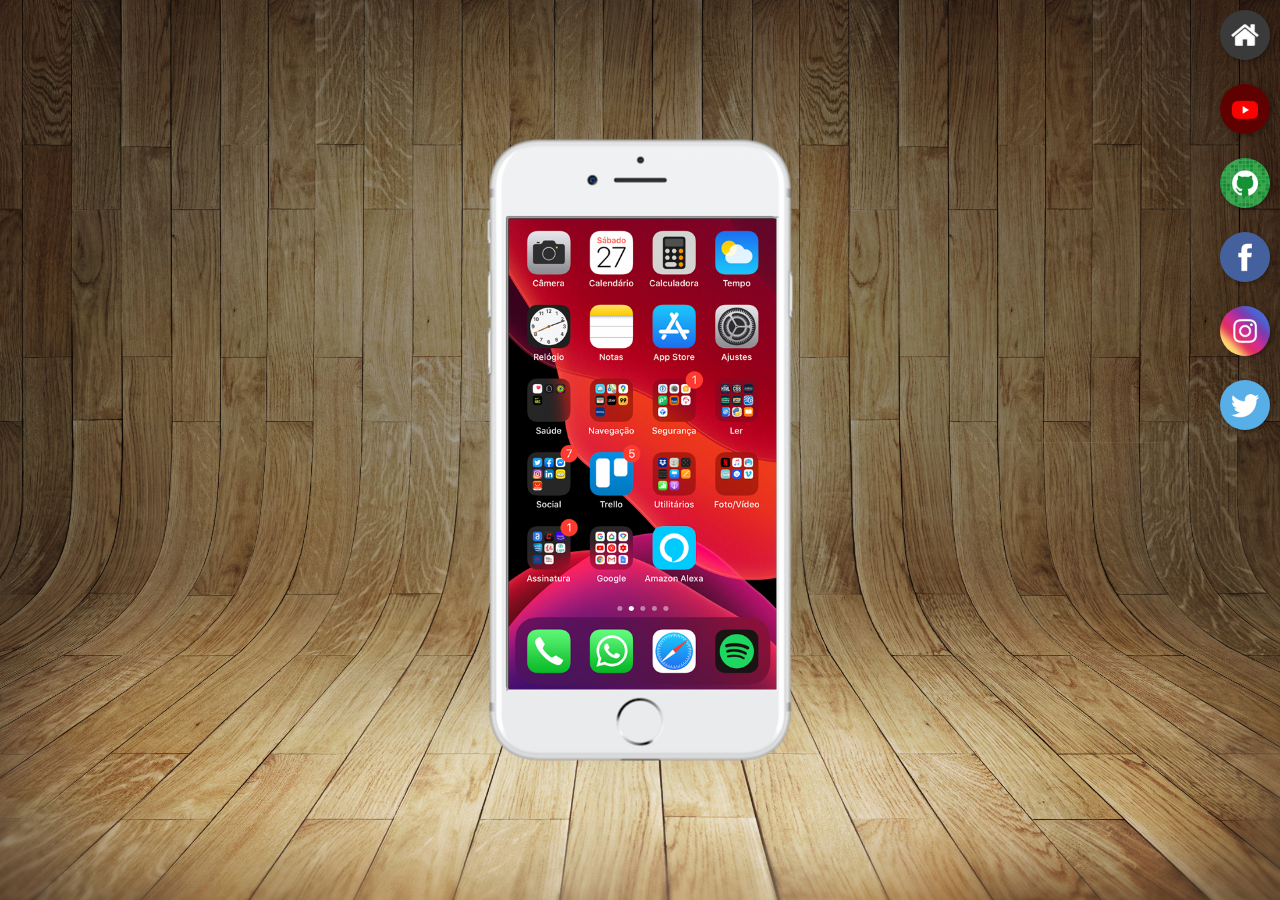
<file: index.html>
<!DOCTYPE html>
<html lang="pt-br">
<head>
    <meta charset="UTF-8">
    <meta name="viewport" content="width=device-width, initial-scale=1.0">
    <title>Projetos Redes Sociais</title>
    <link rel="shortcut icon" href="favicon.ico" type="image/x-icon">
    <link rel="stylesheet" href="estilos/style.css">
</head>
<body>
    <main>
        <section id="telefone">
            <iframe src="home.html" name="tela" id="tela">
                Seu navegador não e compativel com isso.
            </iframe>

        </section>
        <section id="redes-sociais">
            <a href="home.html" target="tela"><img src="imagens/logo-home.jpg" alt=""></a><br>
            <a href="youtube.html" target="tela"><img src="imagens/logo-youtube.jpg" alt=""></a><br>
            <a href="GITHUB.HTML" target="tela"><img src="imagens/logo-github.jpg" alt=""></a><br>
            <a href="#" target="tela"><img src="imagens/logo-facebook.jpg" alt=""><alt=""></a><br>
            <a href="#" target="tela"><img src="imagens/logo-instagram.jpg" alt=""></a><br>
            <a href="#" target="tela"><img src="imagens/logo-twitter.jpg" alt=""></a><br>

        </section>
    </main>
    
</body>
</html>
</file>
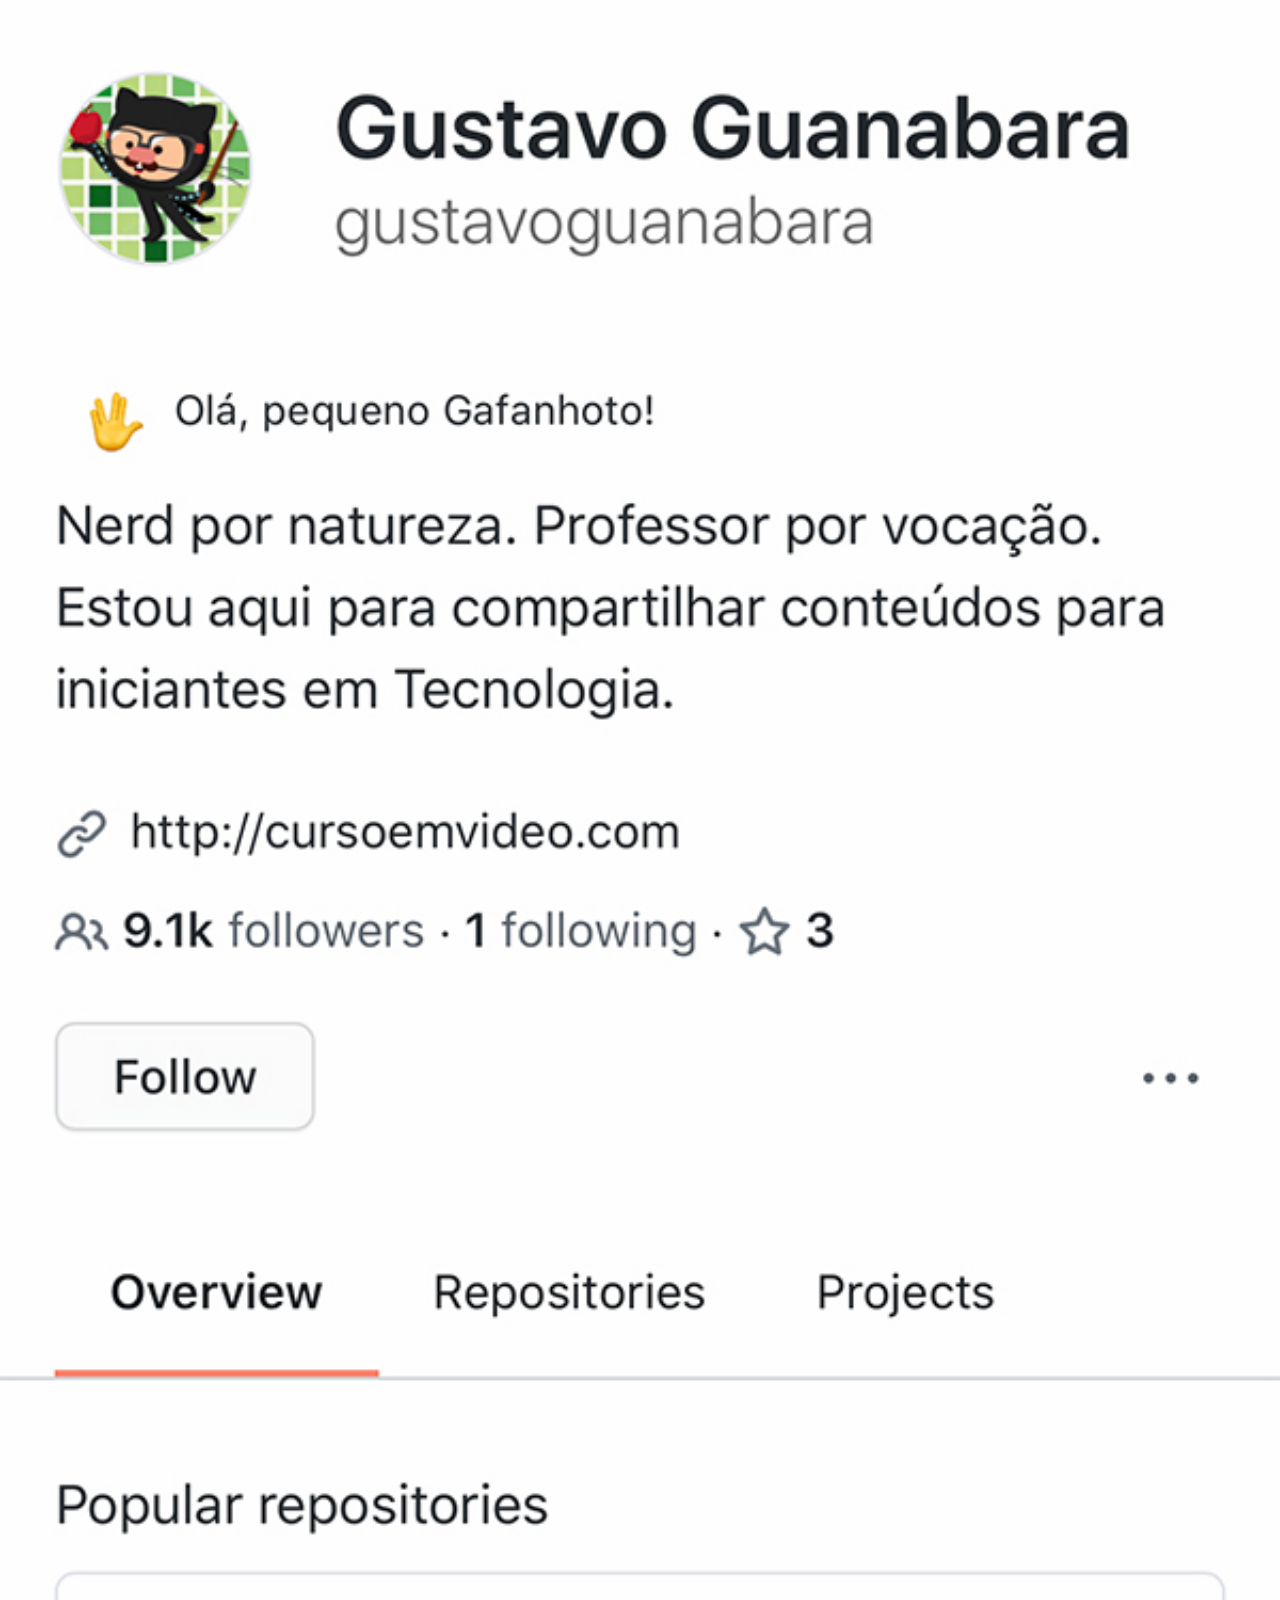
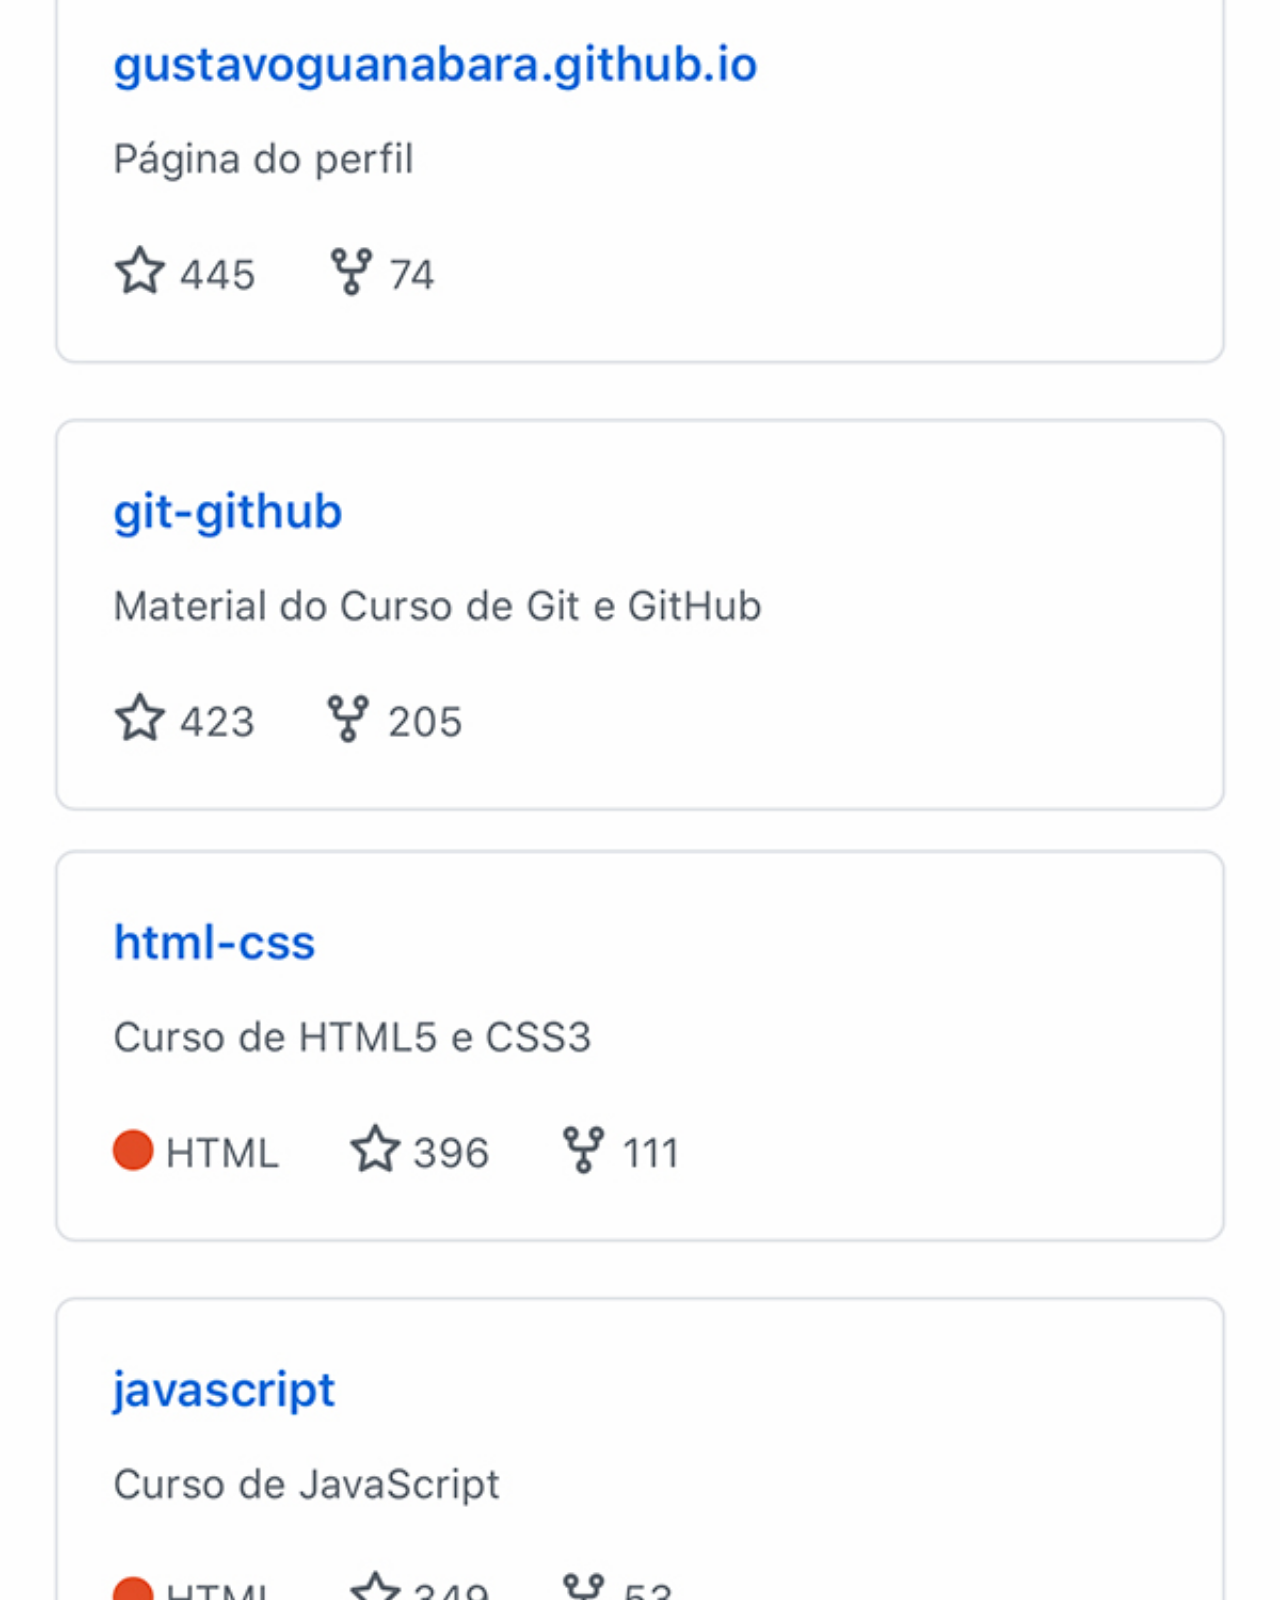
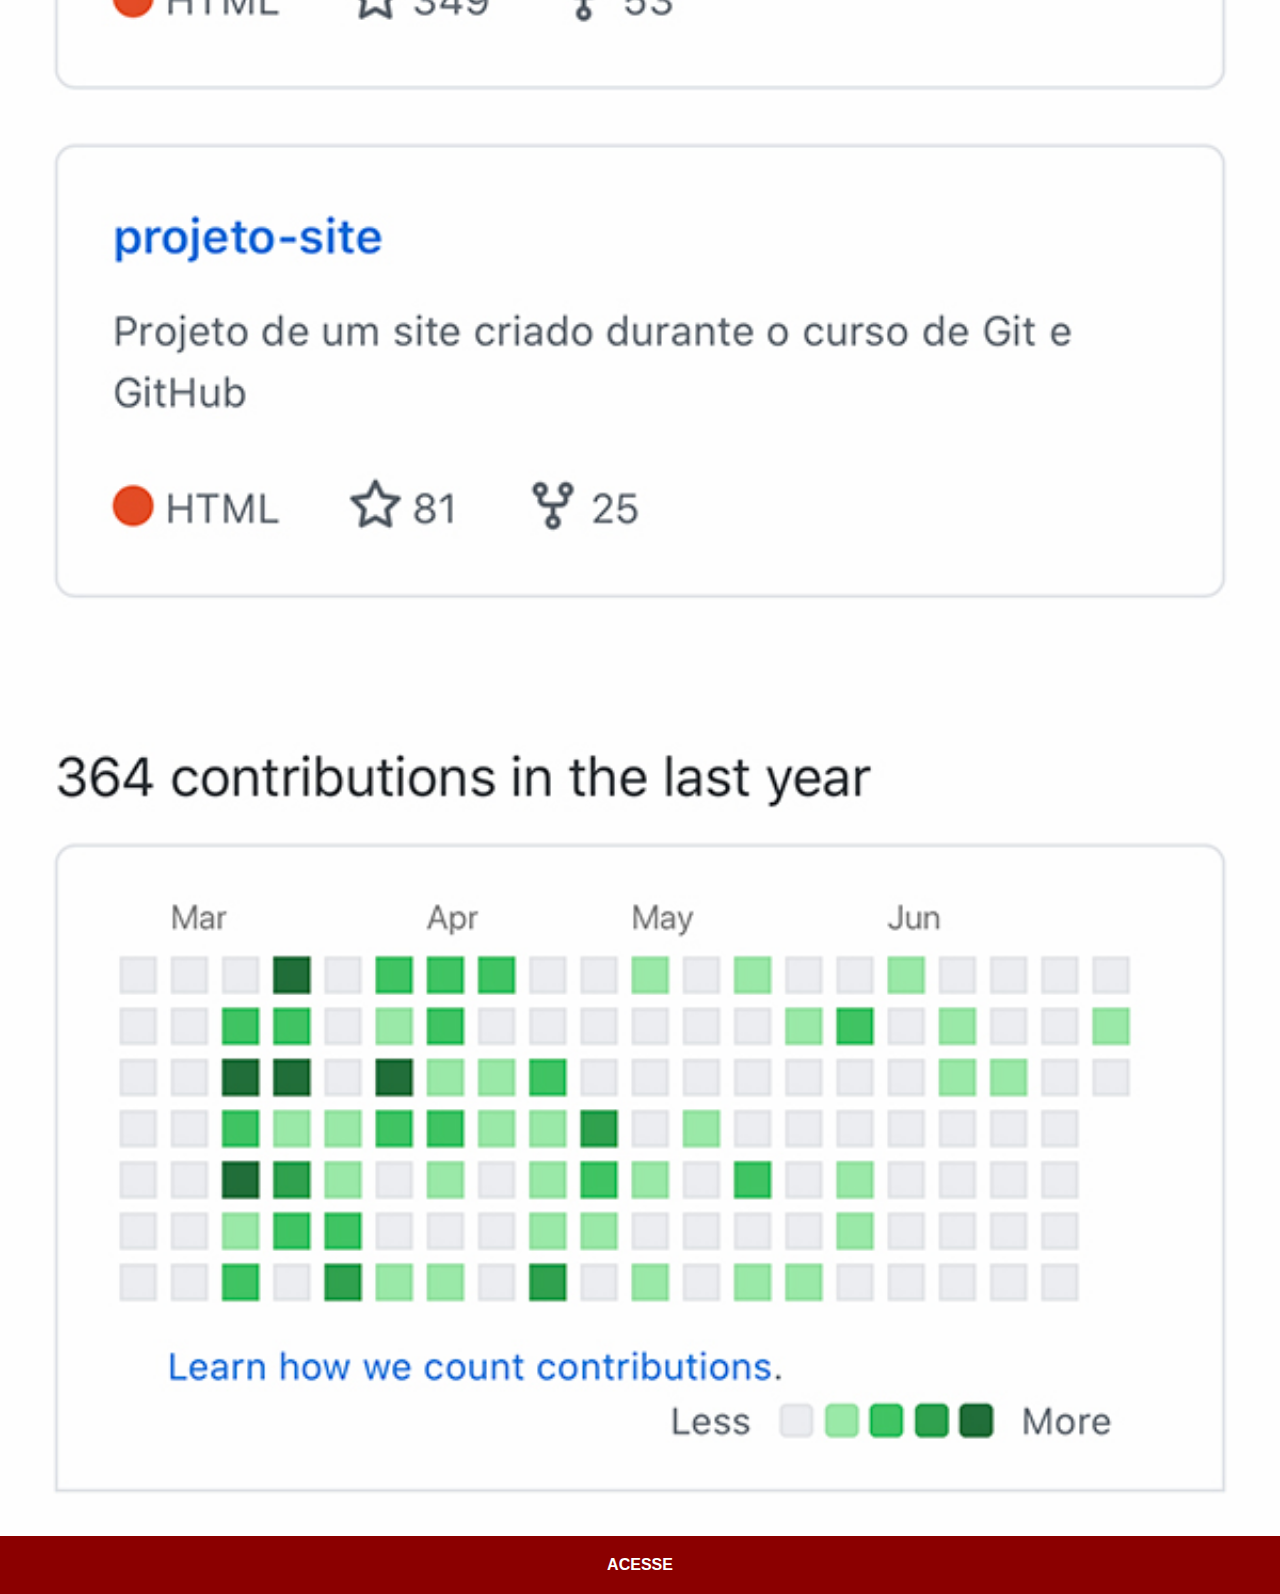
<file: GITHUB.HTML>
<!DOCTYPE html>
<html lang="PT-BR">
<head>
    <meta charset="UTF-8">
    <meta name="viewport" content="width=device-width, initial-scale=1.0">
    <title>Github</title>
    <link rel="stylesheet" href="estilos/social.css">
</head>
<body>
    <img src="imagens/tela-github.jpg" alt="Github">
    <a href="https://github.com/RicardoZimbrao" target="_blank">ACESSE</a>
    
</body>
</html>
</file>
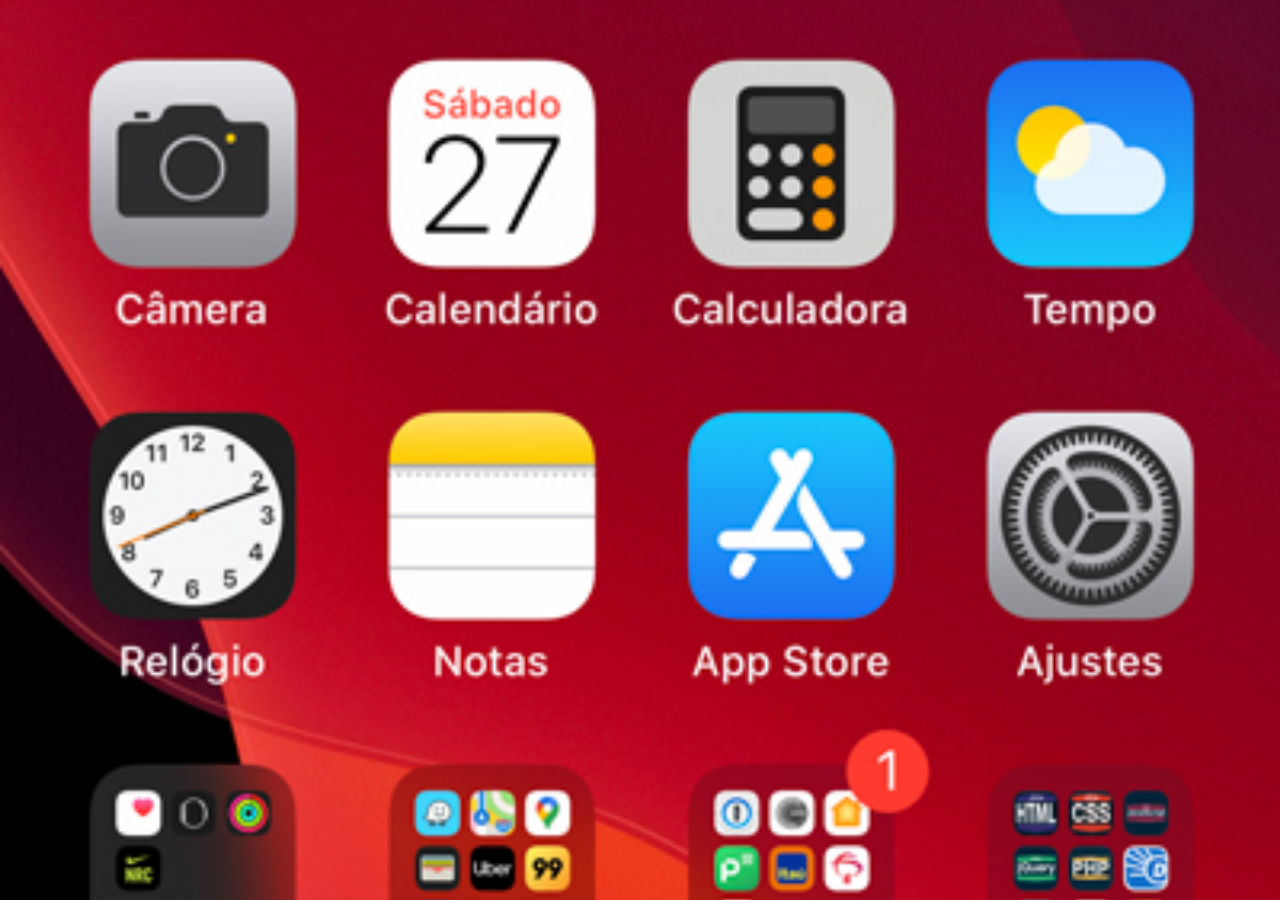
<file: home.html>
<!DOCTYPE html>
<html lang="pt-br">
<head>
    <meta charset="UTF-8">
    <meta name="viewport" content="width=device-width, initial-scale=1.0">
    <title>Home</title>
</head>

<style>
        *{
            margin: 0px;
            padding: opx;
        }

        body {
            width: 100vw;
            height: 100vh;
            background: black url('imagens/tela-home.jpg') no-repeat top center;
            background-size: cover;
            
        }
    </style>
<body>
    
</body>
</html>
</file>
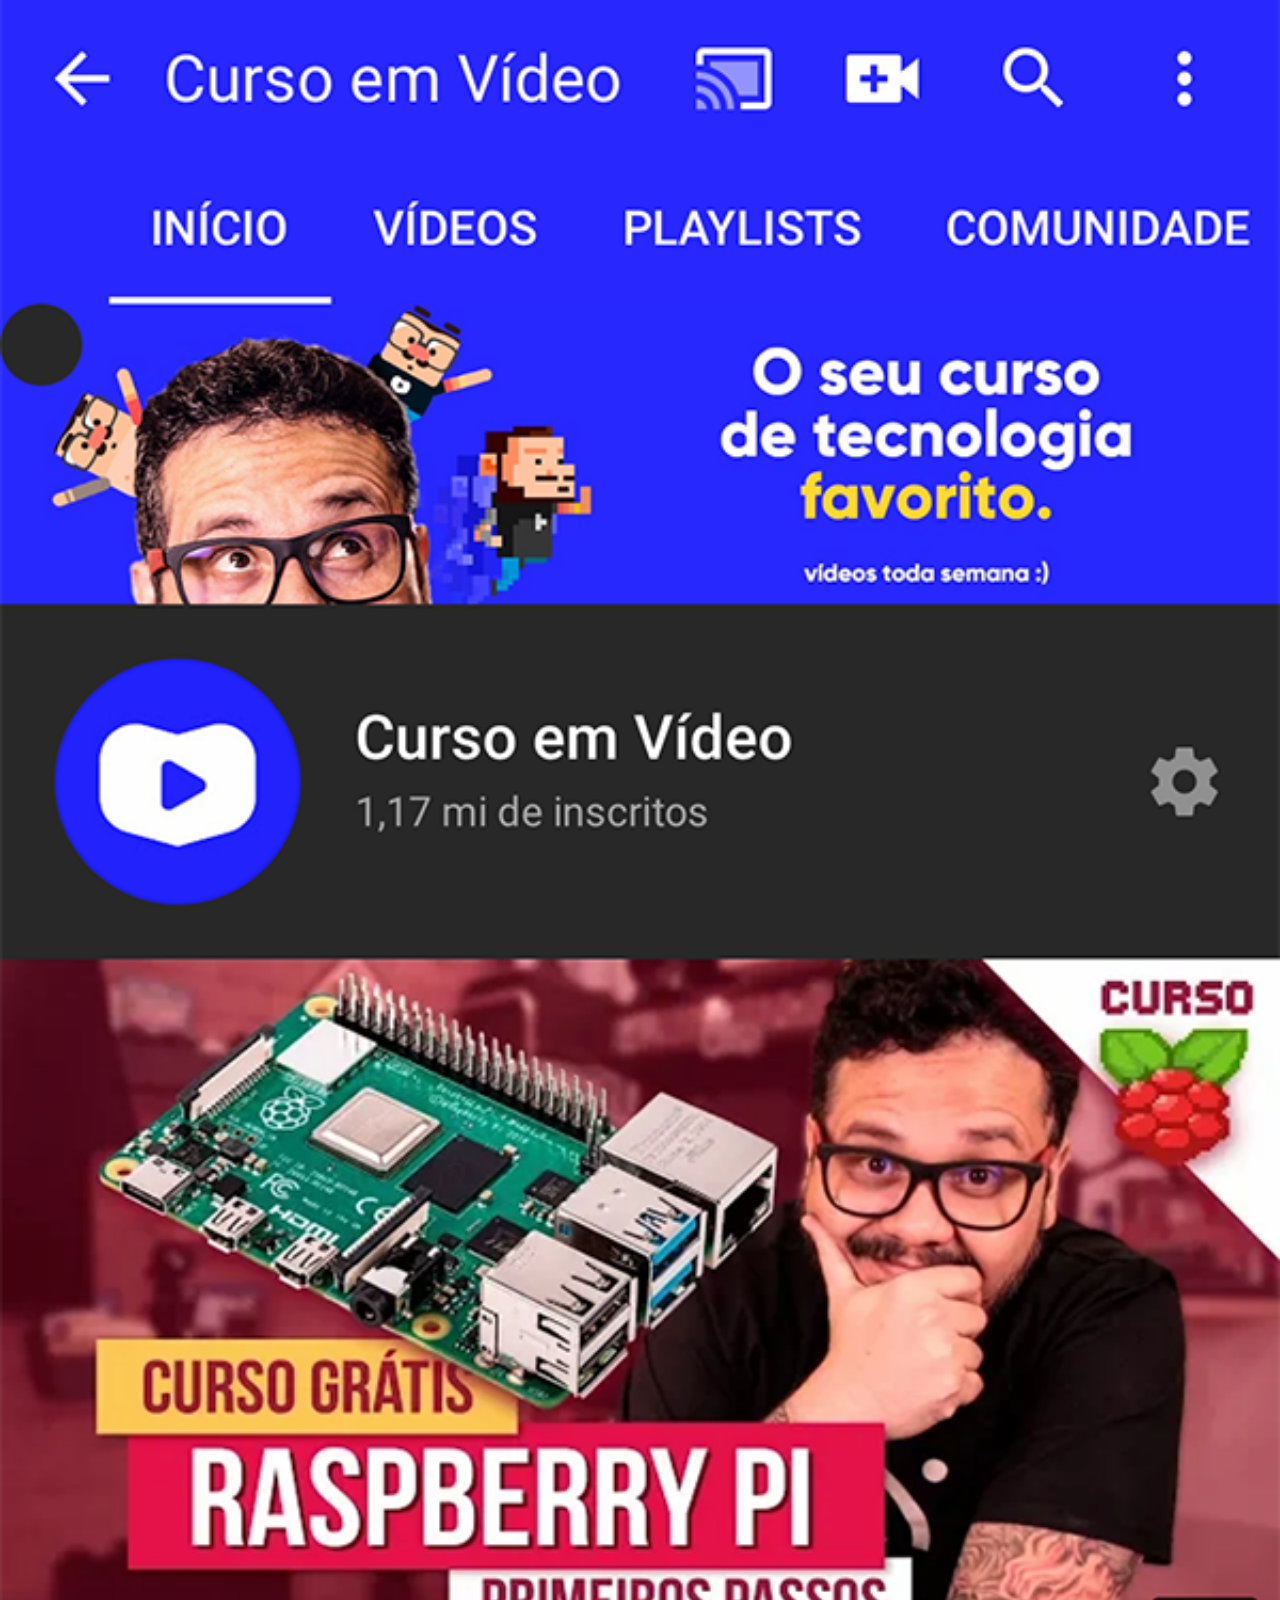
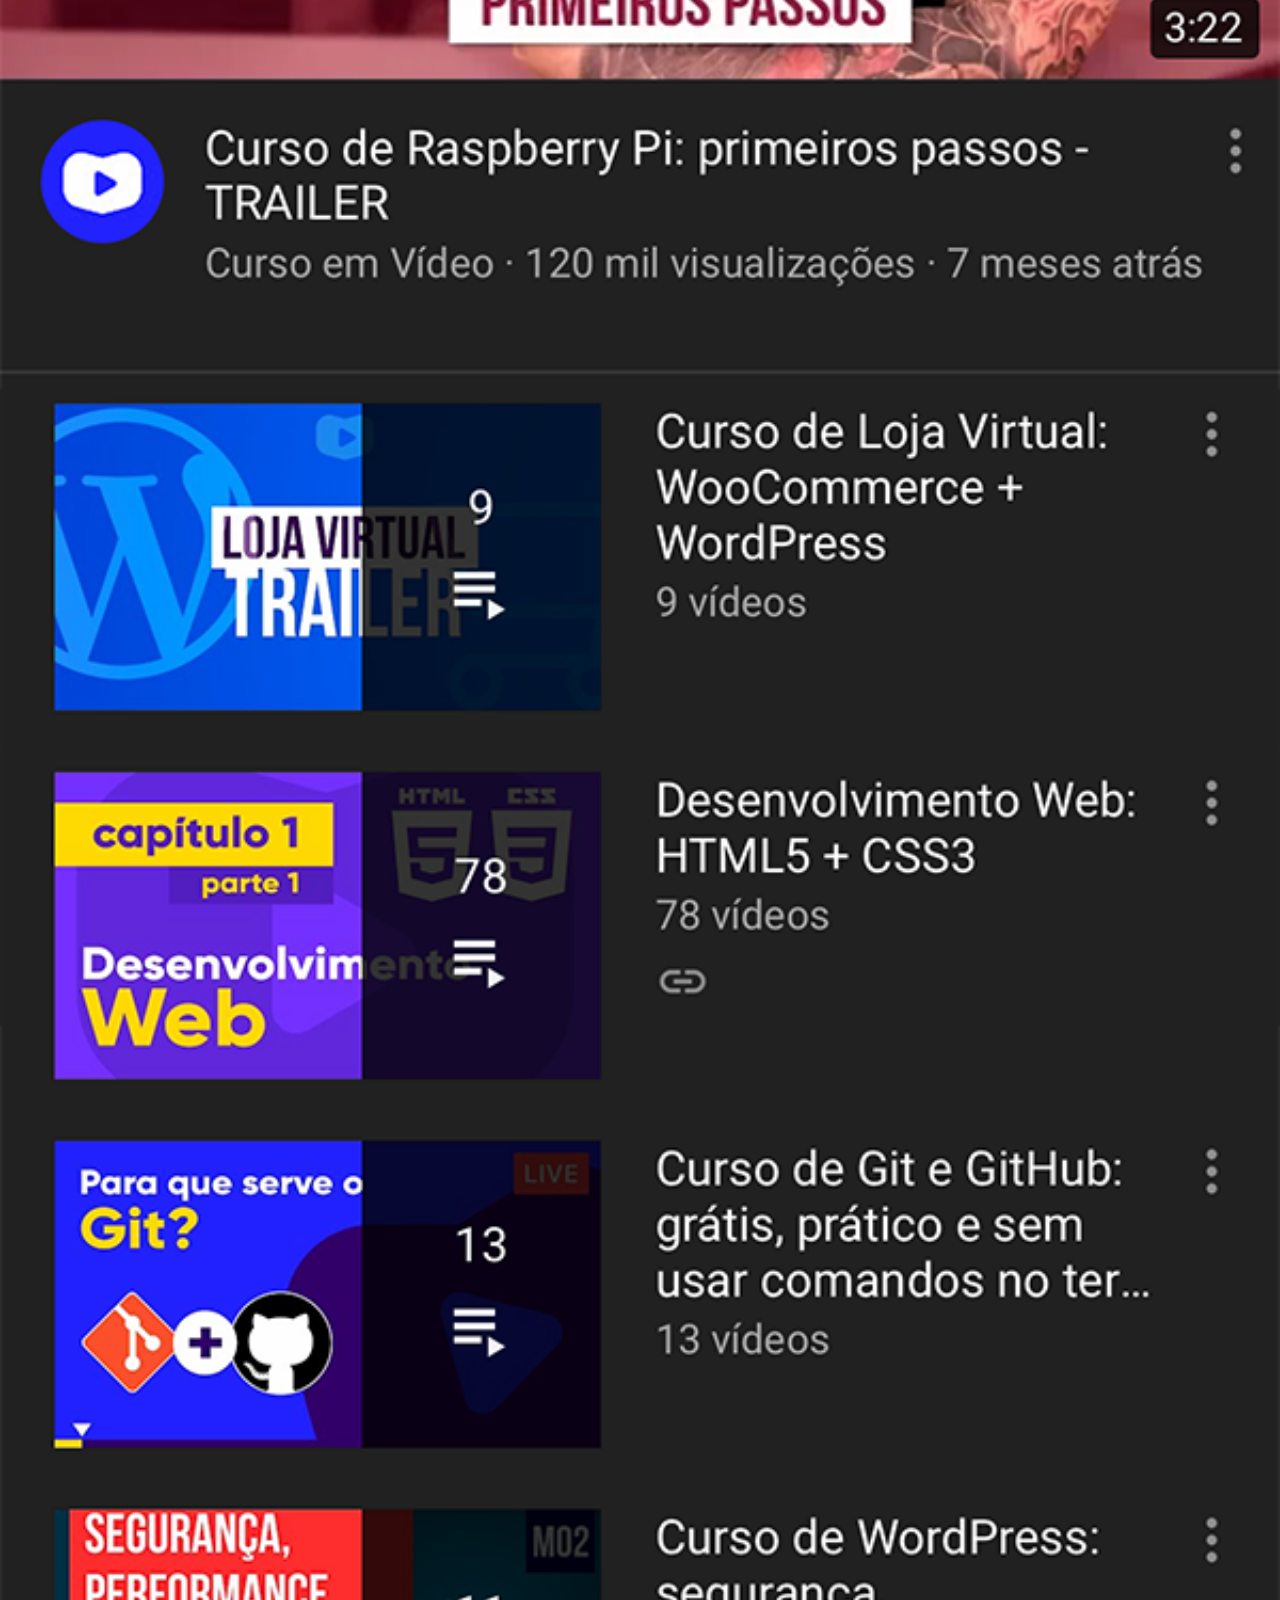
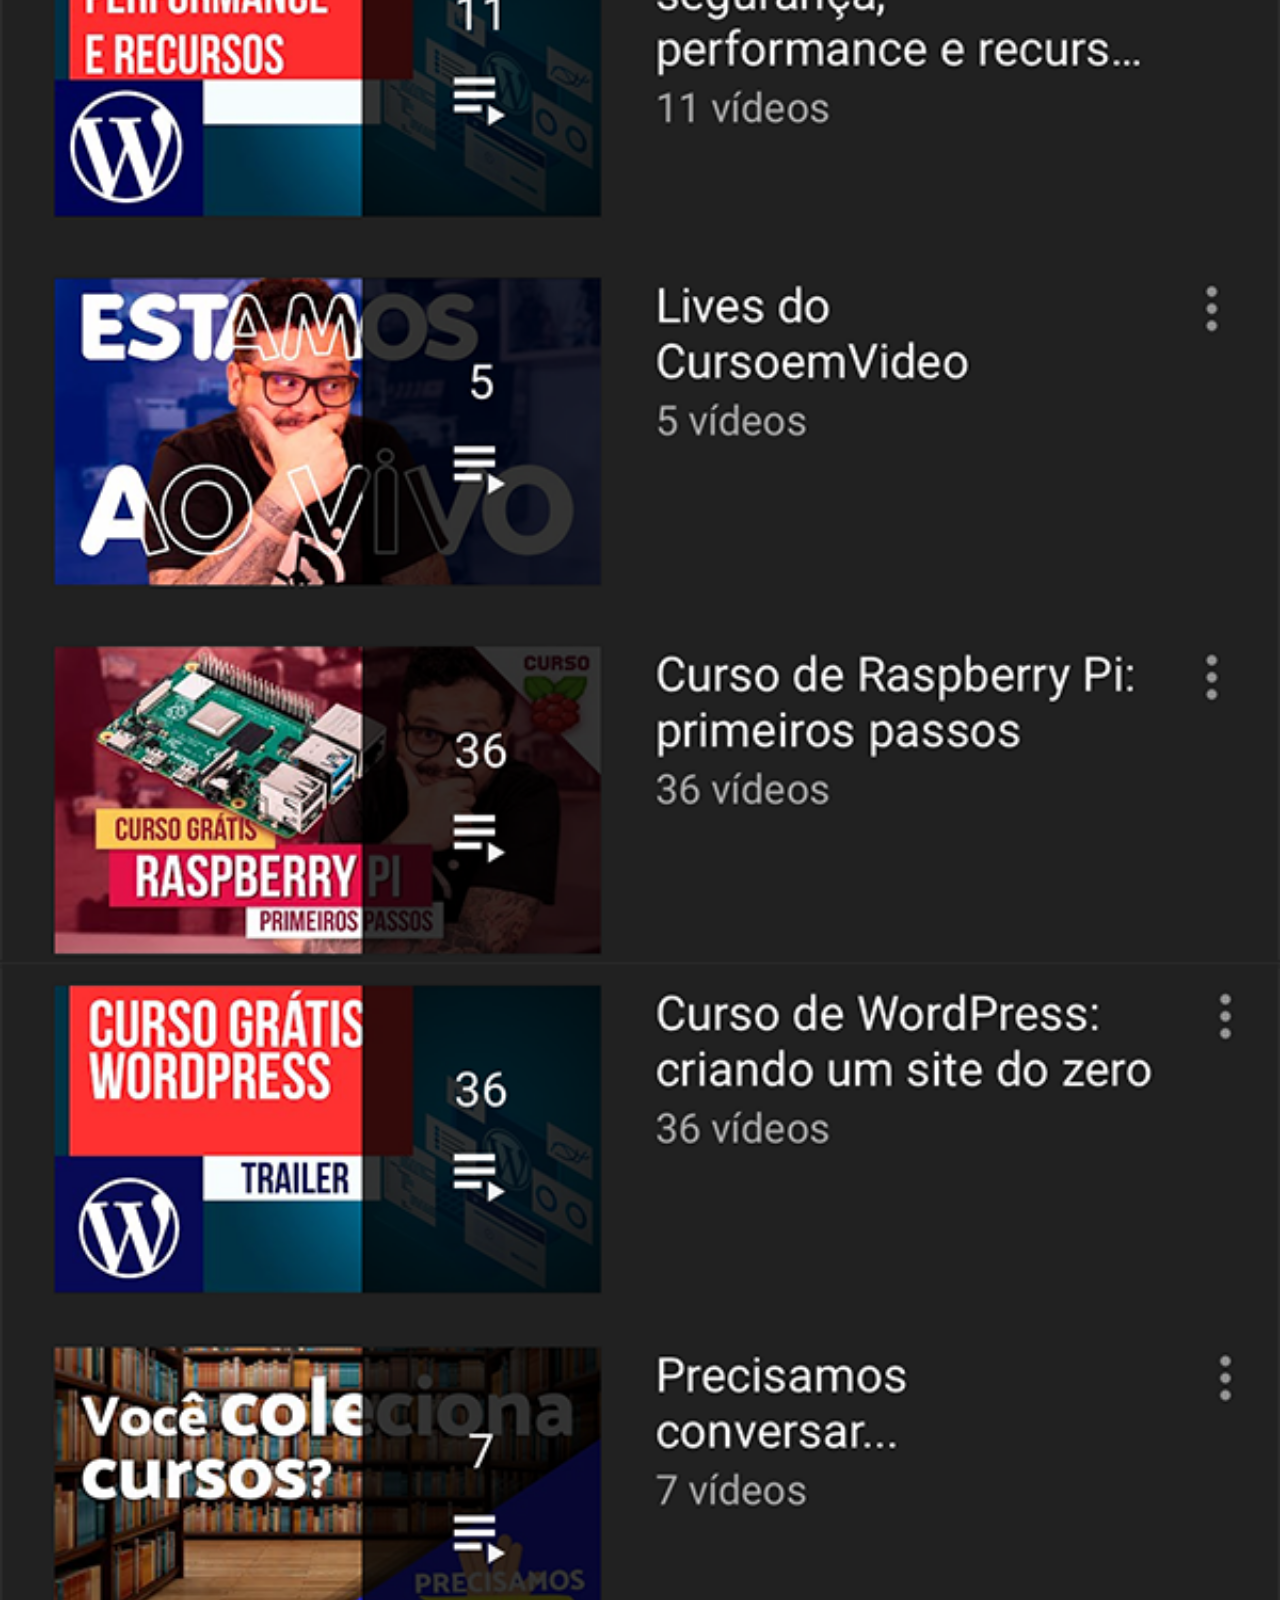
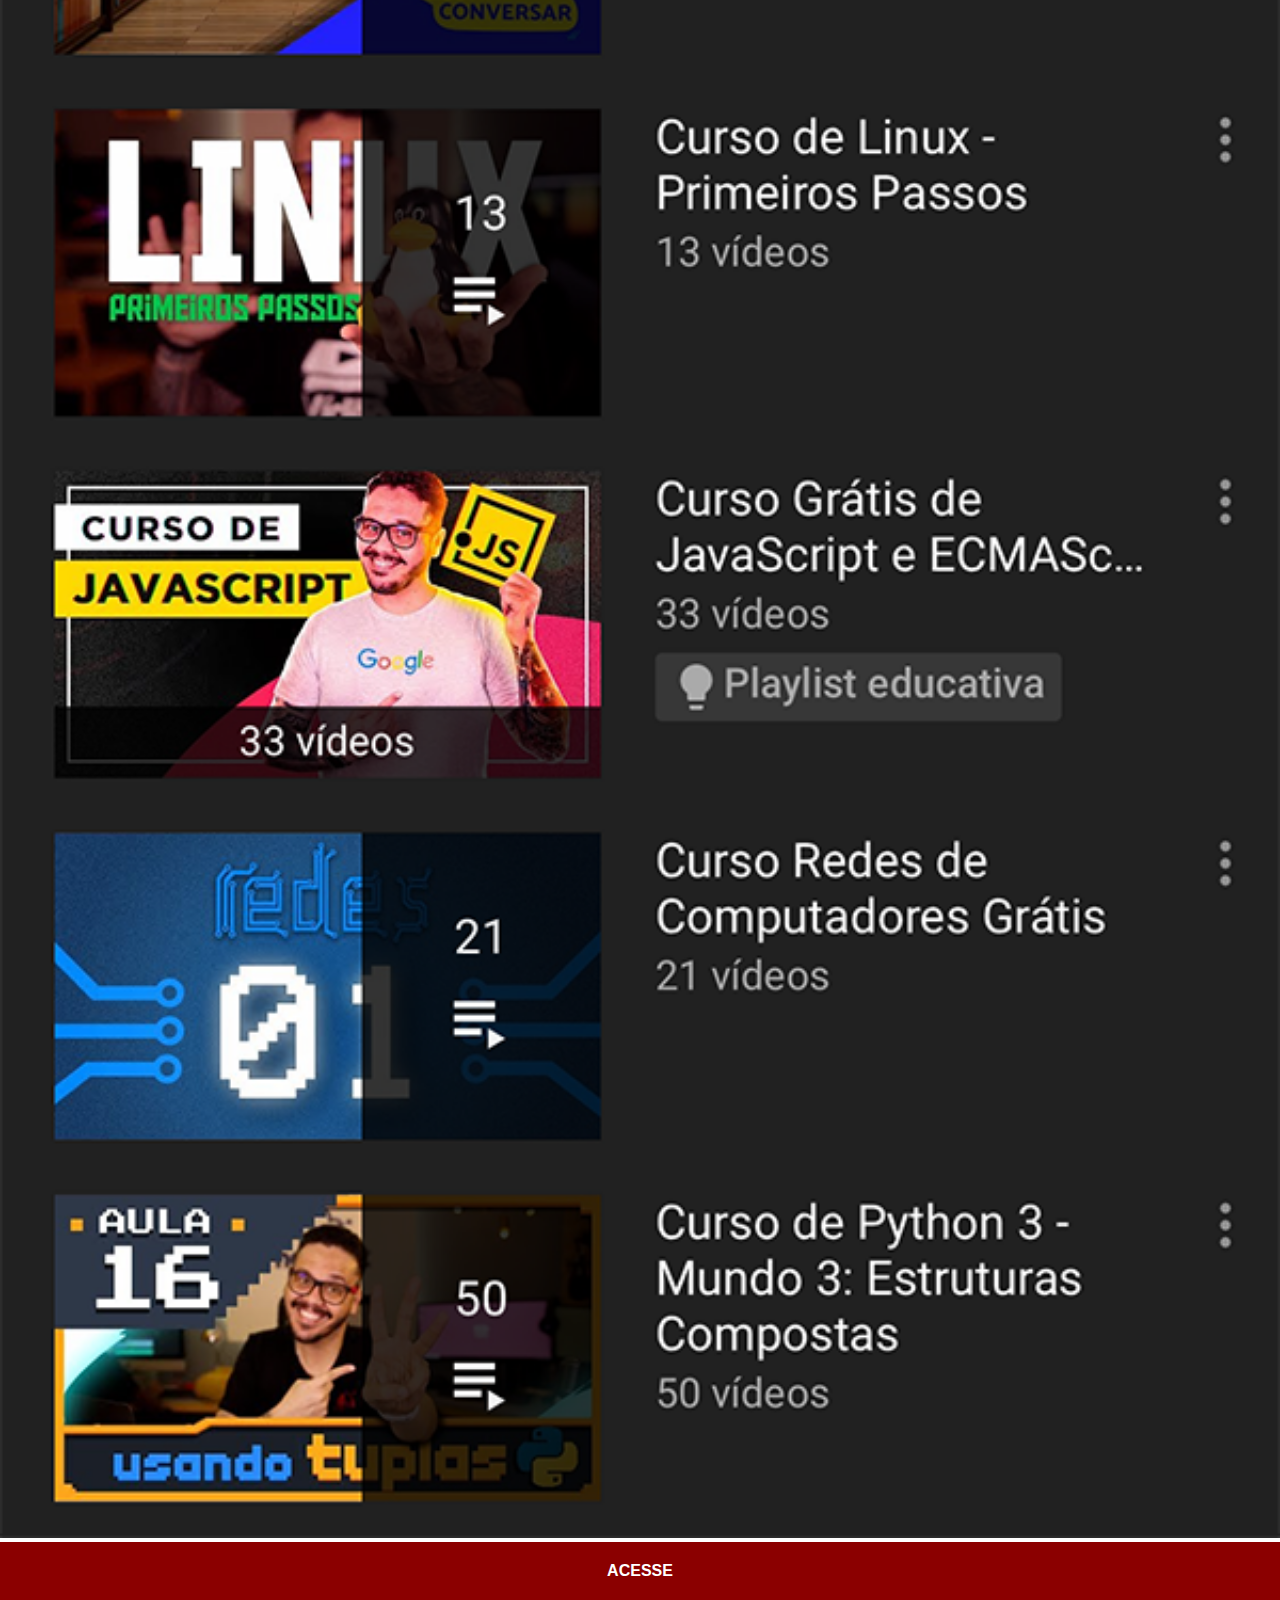
<file: youtube.html>
<!DOCTYPE html>
<html lang="pt-br">
<head>
    <meta charset="UTF-8">
    <meta name="viewport" content="width=device-width, initial-scale=1.0">
    <title>Yotuube</title>
    <link rel="stylesheet" href="estilos/social.css">
</head>
<body>
    <img src="imagens/tela-youtube.png" alt="Youtube">
    <a href="https://www.youtube.com/c/CursoemV%C3%ADdeo" target="_blank">ACESSE</a>
    
</body>
</html>
</file>
<file: estilos/style.css>
@charset "UTF-8" ;

* {
    margin: 0px;
    padding: 0px;
    font-family: Arial, Helvetica, sans-serif;
}

html, body {
    height: 100vh;
    width: 100vw;
    background-color: black;
}

main {
    height: 100vh;
    position: relative;

}

body {
    background: url('../imagens/fundo-madeira.jpg') no-repeat top center;
    background-size: cover;
    background-attachment: fixed;
}
section#telefone {
    position: absolute;
    top: 50%;
    left: 50%;
    transform: translate(-50%, -50%);
    height: 627px;
    width: 311px;
    background: url('../imagens/frame-iphone.png') no-repeat;
}

iframe#tela {
    position: relative;
    top: 80px;
    left: 22px;
    width:268px ;
    height:471px ;
}

section#redes-sociais {
    text-align: right;
}

section#redes-sociais img {
    width: 50px;
    margin: 10px;
    border-radius: 50%;
    box-shadow: 2px 2px 5px rgba(0, 0, 0, 0.322);

}

section#redes-sociais img:hover {
    border: 2px solid rgba(255, 255, 255, 0.63);
    transform: translate(-3px, -3px);
    box-shadow: 5px 5 px 10px rgba(0, 0, 0, 0.61);
    transition: transform .4s, border 1s;
}
</file>
<file: estilos/social.css>
@charset "UTF-8";


* {
            margin: 0px;
            padding: 0px;
            font-family: Arial, Helvetica, sans-serif;
        }

        ::-webkit-scrollbar {
            width: 0px;
            height: 0px;
        }

        img {
            width: 100vw;

        }

        a {
            display: block;
            background-color: darkred;
            color: white;
            padding: 20px;
            text-align: center;
            font-weight: bolder;
            text-decoration: none;
        }

        a:hover {
            background-color: red;
        }
</file>
